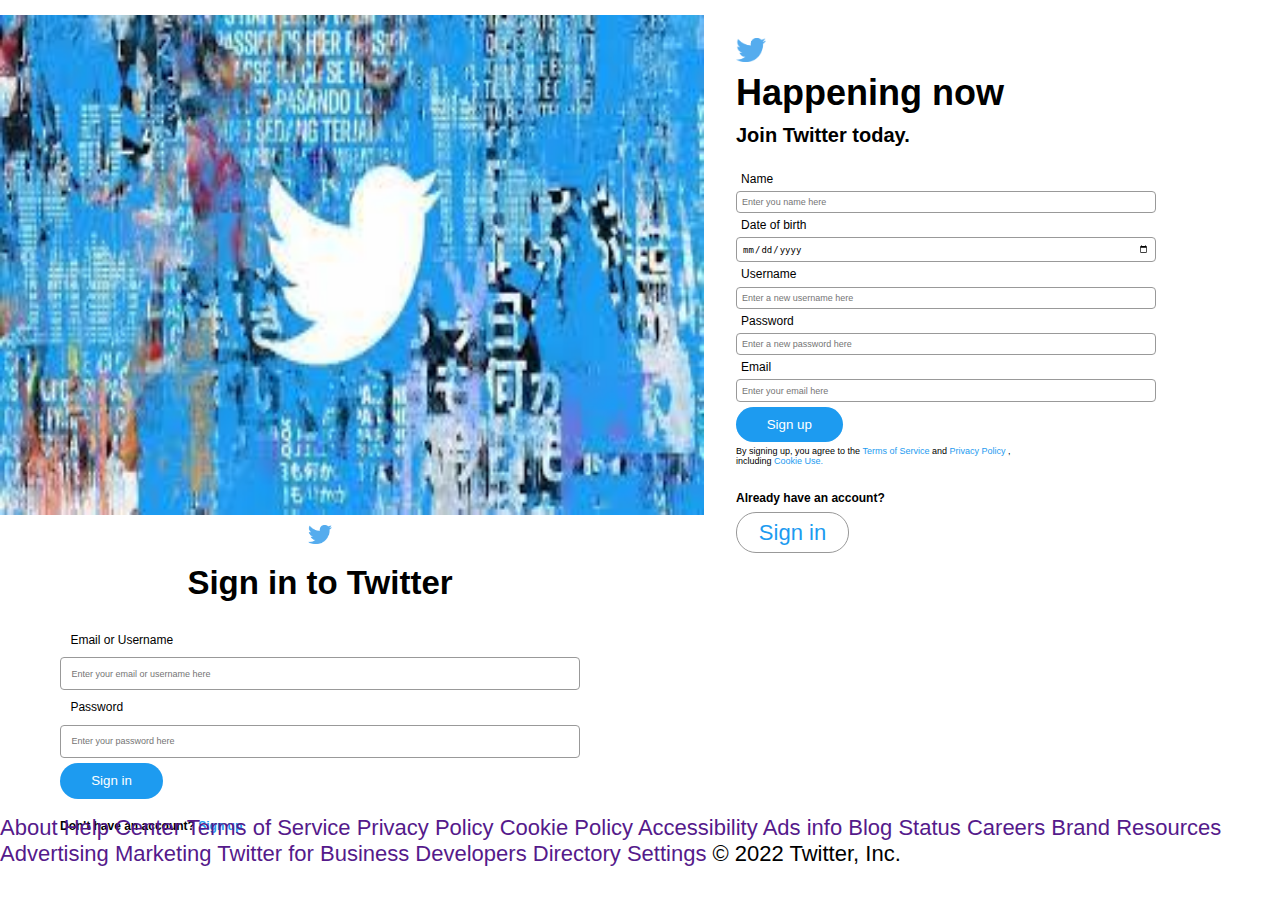
<file: index.html>
<!DOCTYPE html>
<html lang="en">
  <head>
    <meta charset="UTF-8" />
    <meta http-equiv="X-UA-Compatible" content="IE=edge" />
    <meta name="viewport" content="width=device-width, initial-scale=1.0" />
    <link rel="stylesheet" href="css/reset.css" />
    <link rel="stylesheet" href="css/styles.css" />
    <title>Twitter. It's what's happening</title>
  </head>

  <body>
    <section class="container flex-container">
      <img class="signup-img" src="images/twitter-cover.jpeg" alt="" />
      <div class="container register-content flex-column-container">
        <div class="register-logo-twitter">
          <img src="images/twitter-logo.png" alt="" />
        </div>
        <h1 class="register-title">Happening now</h1>
        <p class="register-subtitle">Join Twitter today.</p>
        <form class="flex-column-container register-form" action="">
          <label for="name">Name</label>
          <input
            id="name"
            type="text"
            placeholder="Enter you name here"
            required />
          <label for="date-birth">Date of birth</label>
          <input id="date-birth" type="date" required />
          <label for="username">Username</label>
          <input
            id="username"
            type="text"
            placeholder="Enter a new username here"
            required />
          <label for="password">Password</label>
          <input
            id="password"
            type="password"
            placeholder="Enter a new password here"
            required />
          <label for="email">Email</label>
          <input
            id="email"
            type="email"
            placeholder="Enter your email here"
            required />
          <button class="btn btn-blue" type="submit">Sign up</button>
        </form>
        <div>
          <p class="register-parag1">
            By signing up, you agree to the
            <a href="">Terms of Service</a>
            and
            <a href="">Privacy Policy</a>
            , including
            <a href="">Cookie Use.</a>
          </p>
          <p class="register-parag2">Already have an account?</p>
          <a class="btn btn-white">Sign in</a>
        </div>
      </div>
    </section>

    <!-- Login page -->
    <section class="login-container flex-column-container">
      <img class="login-logo-twitter" src="images/twitter-logo.png" alt="" />
      <h2 class="login-title">Sign in to Twitter</h2>
      <form class="flex-column-container login-form">
        <label for="identification-input">Email or Username</label>
        <input
          id="identification-input"
          type="text"
          placeholder="Enter your email or username here"
          required />
        <label for="password-input">Password</label>
        <input
          id="password-input"
          type="text"
          placeholder="Enter your password here"
          required />
        <button class="btn btn-blue" type="submit">Sign in</button>
      </form>
      <p>
        Don't have an account?
        <a href="">Sign up</a>
      </p>
    </section>

    <footer>
      <p>
        <a href="">About</a>
        <a href="">Help Center</a>
        <a href="">Terms of Service</a>
        <a href="">Privacy Policy</a>
        <a href="">Cookie Policy</a>
        <a href="">Accessibility</a>
        <a href="">Ads info</a>
        <a href="">Blog</a>
        <a href="">Status</a>
        <a href="">Careers</a>
        <a href="">Brand Resources</a>
        <a href="">Advertising</a>
        <a href="">Marketing</a>
        <a href="">Twitter for Business</a>
        <a href="">Developers</a>
        <a href="">Directory</a>
        <a href="">Settings</a>
        © 2022 Twitter, Inc.
      </p>
    </footer>
  </body>
</html>
</file>
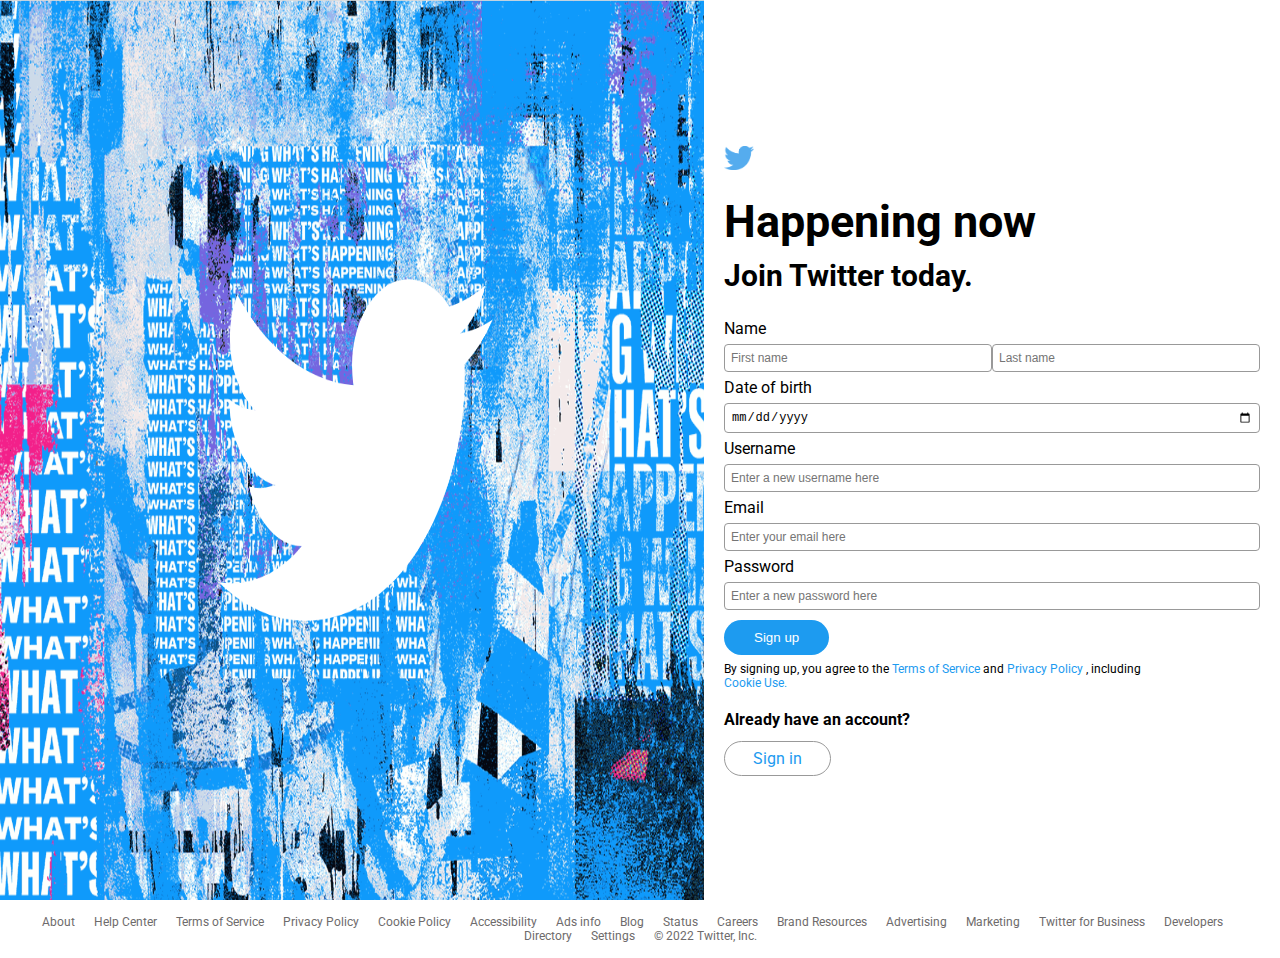
<file: frontend/index.html>
<!DOCTYPE html>
<html lang="en">
  <head>
    <meta charset="UTF-8" />
    <meta http-equiv="X-UA-Compatible" content="IE=edge" />
    <meta name="viewport" content="width=device-width, initial-scale=1.0" />
    <link rel="stylesheet" href="css/reset.css" />
    <link rel="stylesheet" href="css/styles.css" />
    <link
      href="https://fonts.googleapis.com/css?family=Roboto"
      rel="stylesheet" />
    <title>Twitter. It's what's happening</title>
  </head>

  <body>
    <!--     
    Hero 
    -->
    <section class="container flex-container">
      <img class="signup-img" src="images/twitter-cover-page.png" alt="" />
      <div class="container flex-column-container register-content">
        <div class="register-logo-twitter">
          <img src="images/twitter-logo.png" alt="" />
        </div>
        <h1 class="register-title">Happening now</h1>
        <p class="register-subtitle">Join Twitter today.</p>
        <form class="flex-column-container register-form" action="">
          <label for="name">Name</label>
          <div class="flex-container name-container">
            <input
              id="first-name"
              type="text"
              placeholder="First name"
              required />
            <input
              id="last-name"
              type="text"
              placeholder="Last name"
              required />
          </div>
          <label for="date-birth">Date of birth</label>
          <input id="date-birth" type="date" required />
          <label for="username">Username</label>
          <input
            id="username"
            type="text"
            placeholder="Enter a new username here"
            required />
          <label for="email">Email</label>
          <input
            id="email"
            type="email"
            placeholder="Enter your email here"
            required />
          <label for="password">Password</label>
          <input
            id="password"
            type="password"
            placeholder="Enter a new password here"
            required />
          <button id="register-me" class="btn btn-blue" type="submit">
            Sign up
          </button>
        </form>
        <div>
          <p class="register-parag1">
            By signing up, you agree to the
            <a href="">Terms of Service</a>
            and
            <a href="">Privacy Policy</a>
            , including
            <a href="">Cookie Use.</a>
          </p>
          <p class="register-parag2">Already have an account?</p>
          <a id="register-signin" class="btn btn-white register-signin">
            Sign in
          </a>
        </div>
        <img
          class="cover-img-after"
          src="images/twitter-cover-page.png"
          alt="" />
      </div>
    </section>

    <!-- 
    Login page
     -->
    <section
      id="signin-container"
      class="login-container flex-column-container popup popup-hidden">
      <img class="login-logo-twitter" src="images/twitter-logo.png" alt="" />
      <h2 class="login-title">Sign in to Twitter</h2>
      <form class="flex-column-container login-form">
        <label for="identification-input">Email or Username</label>
        <input
          id="identification-input"
          type="text"
          placeholder="Enter your email or username here"
          required />
        <label for="password-input">Password</label>
        <input
          id="password-input"
          type="password"
          placeholder="Enter your password here"
          required />
        <button id="login-signin" class="btn btn-blue" type="submit">
          Sign in
        </button>
      </form>
      <p>
        Don't have an account?
        <a id="login-signup-btn" href="">Sign up</a>
      </p>
    </section>

    <!-- 
    Footer
    -->
    <footer class="register-footer">
      <p>
        <a href="">About</a>
        <a href="">Help Center</a>
        <a href="">Terms of Service</a>
        <a href="">Privacy Policy</a>
        <a href="">Cookie Policy</a>
        <a href="">Accessibility</a>
        <a href="">Ads info</a>
        <a href="">Blog</a>
        <a href="">Status</a>
        <a href="">Careers</a>
        <a href="">Brand Resources</a>
        <a href="">Advertising</a>
        <a href="">Marketing</a>
        <a href="">Twitter for Business</a>
        <a href="">Developers</a>
        <a href="">Directory</a>
        <a href="">Settings</a>
        © 2022 Twitter, Inc.
      </p>
    </footer>
    <script src="js/register_scripts.js" type="text/javascript"></script>
  </body>
</html>
</file>
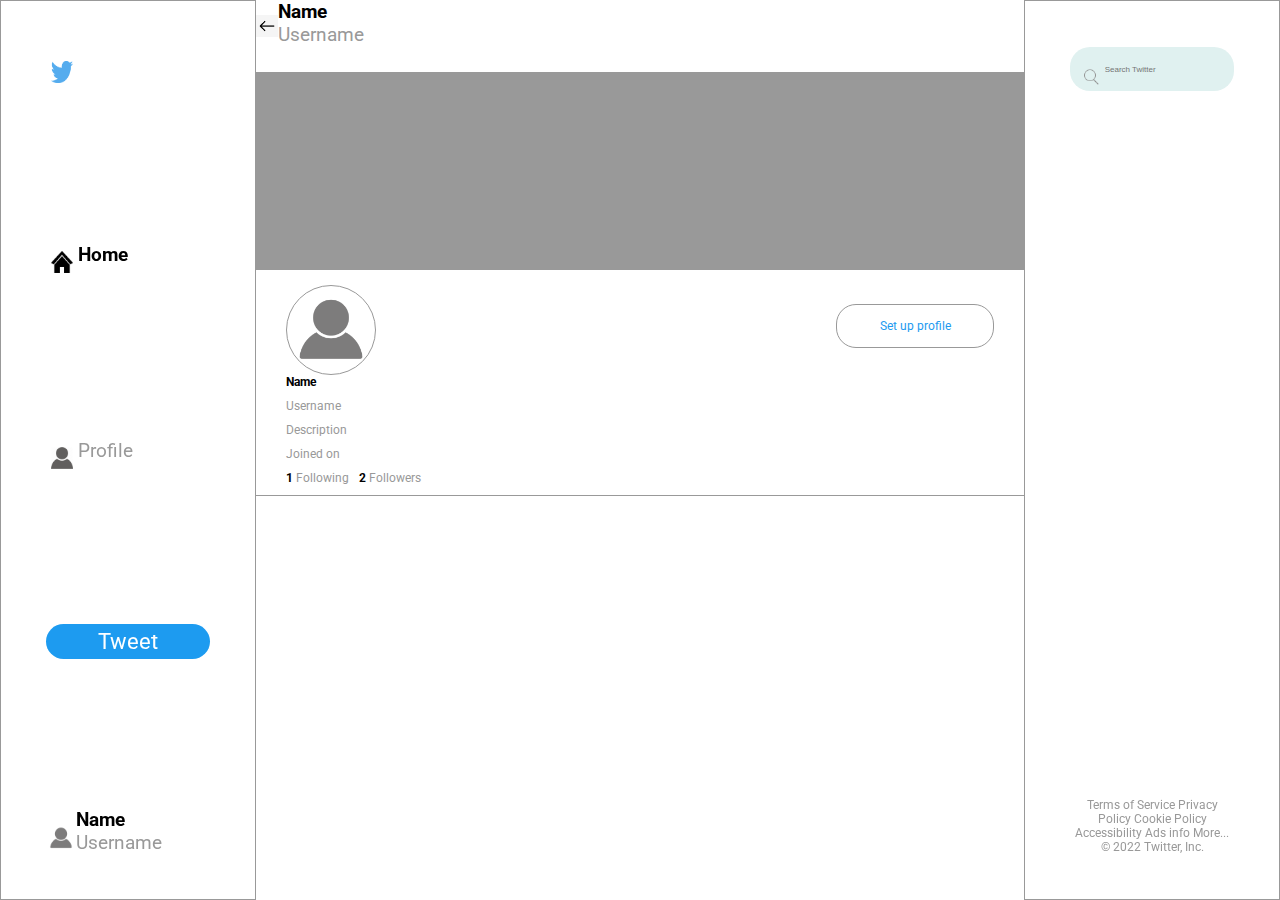
<file: feed.html>
<!DOCTYPE html>
<html lang="en">
  <head>
    <meta charset="UTF-8" />
    <meta http-equiv="X-UA-Compatible" content="IE=edge" />
    <meta name="viewport" content="width=device-width, initial-scale=1.0" />
    <link rel="stylesheet" href="css/reset.css" />
    <link rel="stylesheet" href="css/styles.css" />
    <link
      href="https://fonts.googleapis.com/css?family=Roboto"
      rel="stylesheet" />
    <title>Home / Twitter</title>
  </head>

  <body>
    <div class="container flex-container">
      <!-- Navigation Section -->
      <nav class="navigation">
        <img class="navigation-logo" src="images/twitter-logo.png" alt="" />
        <a href="" class="flex-container nav-tab">
          <img class="icons" src="images/home-black-icon.webp" alt="" />
          <span class="tab-selected">Home</span>
        </a>
        <a href="" class="flex-container nav-tab">
          <img class="icons" src="images/grey-person-icon.jpg" alt="" />
          <span class="tab-not-selected">Profile</span>
        </a>
        <a class="btn btn-blue btn-nav" href="">Tweet</a>
        <div class="flex-container pp-name-username">
          <img src="images/pp.png" alt="" />
          <div class="felx-column-container">
            <p class="nav-name">Name</p>
            <p class="nav-username">Username</p>
          </div>
        </div>
      </nav>

      <!-- Mid section -->

      <div class="mid hidden">
        <!-- header -->
        <div class="header">
          <p>Home</p>
        </div>
        <!-- Tweet -->
        <section class="flex-container home-tweet">
          <img class="icons" src="images/pp.png" alt="" />
          <form class="flex-column-container home-tweet-form" action="">
            <textarea
              placeholder="What's happening?"
              cols="30"
              rows="5"></textarea>
            <div class="flex-container">
              <span>
                <img class="icons" src="images/attach-photo-icon.png" alt="" />
              </span>
              <a class="btn btn-blue home-tweet-btn" href="">Tweet</a>
            </div>
          </form>
        </section>
      </div>

      <div class="mid">
        <!-- header -->
        <div class="header flex-container">
          <span>
            <img class="icons" src="images/arrow-back-icon.png" alt="" />
          </span>
          <div class="felx-column-container">
            <p class="nav-name">Name</p>
            <p class="nav-username">Username</p>
          </div>
        </div>
        <!-- profile info -->
        <section class="profile-info-section">
          <div class="profile-cover-photo"></div>
          <div class="flex-container profile-img-btn">
            <img class="profile-pp" src="images/pp.png" alt="" />
            <a class="btn btn-white" href="">Set up profile</a>
          </div>
          <div class="flex-column-container profile-info">
            <p class="profile-name">Name</p>
            <p>Username</p>
            <p>Description</p>
            <p>Joined on</p>
            <div class="flex-container profile-numbers">
              <a>
                <span>1</span>
                Following
              </a>
              <a>
                <span>2</span>
                Followers
              </a>
            </div>
          </div>
        </section>
      </div>

      <!-- Search -->
      <section class="flex-column-container right-container">
        <div class="btn btn-blue-light flex-container search">
          <img class="icons" src="images/search-icon.webp" alt="" />
          <input placeholder="Search Twitter" />
        </div>

        <div>
          <a href="">Terms of Service</a>
          <a href="">Privacy Policy</a>
          <a href="">Cookie Policy</a>
          <a href="">Accessibility</a>
          <a href="">Ads info</a>
          <a href="">More...</a>
          <p>© 2022 Twitter, Inc.</p>
        </div>
      </section>
    </div>
  </body>
</html>
</file>
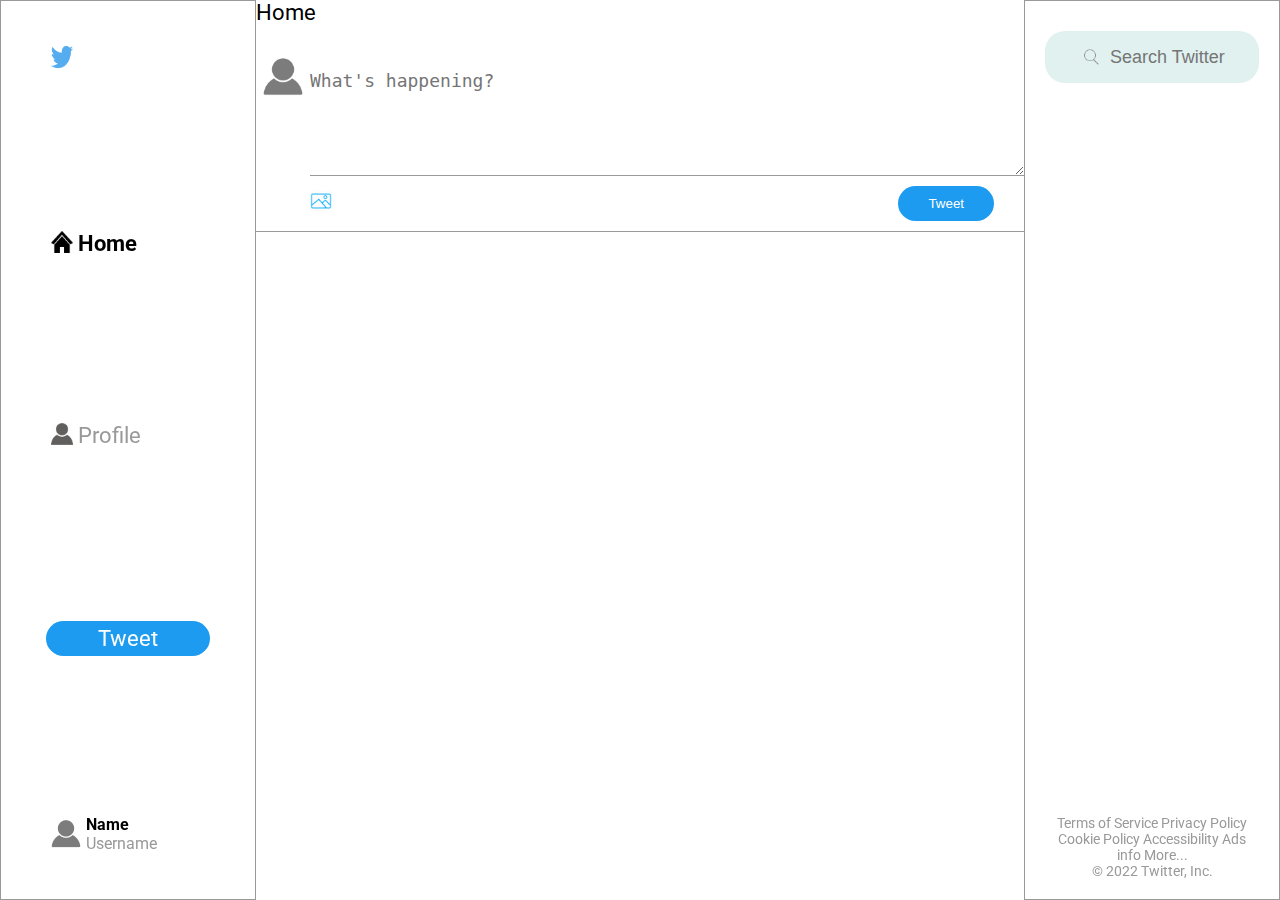
<file: frontend/feed.html>
<!DOCTYPE html>
<html lang="en">
  <head>
    <meta charset="UTF-8" />
    <meta http-equiv="X-UA-Compatible" content="IE=edge" />
    <meta name="viewport" content="width=device-width, initial-scale=1.0" />
    <link rel="stylesheet" href="css/reset.css" />
    <link rel="stylesheet" href="css/styles.css" />
    <link
      href="https://fonts.googleapis.com/css?family=Roboto"
      rel="stylesheet" />
    <title>Home / Twitter</title>
  </head>

  <body>
    <div class="container flex-container">
      <!-- Navigation Section -->
      <nav class="navigation">
        <img class="navigation-logo" src="images/twitter-logo.png" alt="" />
        <a id="nav-home" href="" class="flex-container nav-tab">
          <img class="icons" src="images/home-black-icon.webp" alt="" />
          <img class="icons hidden" src="images/home-grey-icon.jpg" alt="" />
          <span class="tab-selected">Home</span>
        </a>
        <a id="nav-profile" href="" class="flex-container nav-tab">
          <img class="icons" src="images/grey-person-icon.jpg" alt="" />
          <img class="icons hidden" src="images/black-person-icon.jpg" alt="" />
          <span class="tab-not-selected">Profile</span>
        </a>
        <a class="btn btn-blue btn-nav" href="">Tweet</a>
        <div class="flex-container pp-name-username">
          <img src="images/pp.png" alt="" />
          <div class="felx-column-container">
            <p id="name-nav" class="nav-name">Name</p>
            <p id="username-nav" class="nav-username">Username</p>
          </div>
        </div>
      </nav>

      <!--       
      Mid section
       -->
      <div id="home-page" class="mid">
        <!-- header -->
        <div class="header">
          <p>Home</p>
        </div>
        <!-- Tweet -->
        <section class="flex-container home-tweet">
          <img class="icons" src="images/pp.png" alt="" />
          <form class="flex-column-container home-tweet-form" action="">
            <textarea
              id="tweet-textarea"
              placeholder="What's happening?"
              required
              cols="30"
              rows="5"></textarea>
            <div class="flex-container">
              <span>
                <img class="icons" src="images/attach-photo-icon.png" alt="" />
              </span>
              <button
                id="tweet-btn"
                class="btn btn-blue home-tweet-btn"
                type="submit"
                href="">
                Tweet
              </button>
            </div>
          </form>
        </section>
        <!-- Feed Tweets -->
        <section id="cards" class="feed"></section>
      </div>

      <!-- Profile page -->
      <div id="profile-page" class="mid hidden">
        <!-- header -->
        <div class="header flex-container">
          <span id="back-to-home">
            <img class="icons" src="images/arrow-back-icon.png" alt="" />
          </span>
          <div class="felx-column-container">
            <p class="nav-name profile-name">Name</p>
            <p class="nav-username profile-username">Username</p>
          </div>
        </div>
        <!-- profile info -->
        <section class="profile-info-section">
          <div class="profile-cover-photo"></div>
          <div class="flex-container profile-img-btn">
            <img class="profile-pp" src="images/pp.png" alt="" />

            <a id="follow" class="btn btn-white hidden" href="">Follow</a>
            <a id="block" class="btn btn-red hidden" href="">Block</a>
            <a id="setup-profile" class="btn btn-white" href="">
              Set up profile
            </a>
          </div>
          <div class="flex-column-container profile-info">
            <p class="profile-name">Name</p>
            <p class="profile-username">Username</p>
            <p id="profile-description">Description</p>
            <p>
              Joined on
              <span id="profile-date"></span>
            </p>
            <div class="flex-container profile-numbers">
              <a>
                <span id="profile-following">1</span>
                Following
              </a>
              <a>
                <span id="profile-followers">2</span>
                Followers
              </a>
            </div>
          </div>

          <!-- Edit profile popup -->
          <div
            id="edit-profile-container"
            class="flex-column-container edit-profile-container popup popup-hidden">
            <h3>
              Update your profile (To keep the old information in a field leave
              it blank)
            </h3>
            <form action="" class="flex-column-container">
              <label for="new-first-name">Enter new Name</label>
              <div class="flex-container name-container">
                <input
                  id="new-first-name"
                  type="text"
                  placeholder="First name" />
                <input id="new-last-name" type="text" placeholder="Last name" />
              </div>
              <label for="new-description">New description</label>
              <input
                type="text"
                id="new-description"
                placeholder="Enter a new description here" />
              <label for="">Change your photo</label>
              <a class="btn btn-blue-light" href="">Update photo</a>
              <div class="flex-container">
                <button id="update-profile" class="btn btn-blue" type="submit">
                  Save changes
                </button>
                <a id="cancel-edit-profile" class="btn btn-red">Cancel</a>
              </div>
            </form>
          </div>
        </section>
      </div>

      <!-- 
      Search
       -->

      <section class="flex-column-container right-container">
        <div class="btn btn-blue-light flex-container search">
          <img
            id="search-btn"
            class="icons search-icon"
            src="images/search-icon.webp"
            alt="" />
          <input id="search-input" placeholder="Search Twitter" />
        </div>
        <!-- Search results box -->
        <div
          id="search-results-box"
          class="flex-column-container search-results hidden"></div>

        <div>
          <a href="">Terms of Service</a>
          <a href="">Privacy Policy</a>
          <a href="">Cookie Policy</a>
          <a href="">Accessibility</a>
          <a href="">Ads info</a>
          <a href="">More...</a>
          <p>© 2022 Twitter, Inc.</p>
        </div>
      </section>
    </div>
    <script src="js/home_scripts.js" type="text/javascript"></script>
  </body>
</html>
</file>
<file: css/styles.css>
/*
Utilities 
*/
body {
  font-family: "Roboto", sans-serif;
  font-size: 22px;
}
a {
  text-decoration: none;
}
a:hover {
  text-decoration: underline;
}
.container {
  /* padding: 1%; */
  margin: auto;
  width: 100%;
}
.flex-column-container {
  display: flex;
  flex-direction: column;
  justify-content: flex-start;
  align-items: flex-start;
}
.flex-container {
  display: flex;
  justify-content: flex-start;
  align-items: flex-start;
}
.btn {
  border-radius: 20px;
  border: none;
  padding: 2% 6%;
  margin-top: 1%;
  cursor: pointer;
}
.btn-blue {
  background-color: #1d9bf0;
  color: white;
}
.btn-white {
  background-color: white;
  color: #1d9bf0;
  border: solid 1px #999999;
}
.btn-blue-light {
  background-color: #e0f1f0;
  color: #999999;
}
.mid {
  width: 60vw;
  margin-left: 20vw;
}
.header {
  height: 8vh;
  width: 100%;
  position: fixed;
  background-color: white;
  color: black;
}
.icons {
  width: 22px;
  height: 22px;
}
.hidden {
  display: none;
}

/* 
Register Page
*/

/* Hero */
.signup-img {
  width: 55vw;
  height: 500px;
}
.register-content {
  flex: 0 0 40vw;
  height: 500px;
}
.register-logo-twitter {
  width: 24px;
  height: 24px;
  margin: 15px;
  margin-left: 0;
}
.register-title {
  font-size: 36px;
  font-weight: bolder;
  margin: 10px 0;
}
.register-subtitle {
  font-size: 20px;
  font-weight: bold;
  margin-bottom: 20px;
}

/* Register form */
.register-form {
  width: 100%;
}
.register-form label {
  padding: 1%;
  font-size: 12px;
}
.register-form input {
  width: 82%;
  padding: 1%;
  font-size: 9px;
  border: 1px solid #999999;
  border-radius: 4px;
}

/* Register paragraph */
.register-parag1 {
  margin: 1% 0;
  width: 82%;
  font-size: 9px;
}
.register-parag1 a {
  text-decoration: none;
  color: #1d9bf0;
}
.register-parag1 a:hover {
  text-decoration: underline;
}
.register-parag2 {
  font-size: 12px;
  font-weight: bold;
  margin: 7% 0 4%;
}

/*
Login page
*/
.login-logo-twitter {
  width: 24px;
  height: 24px;
  margin: 10px auto 0;
}
.login-container {
  width: 50vw;
  height: 300px;
  border-radius: 10px;
}
.login-title {
  margin: 20px auto;
}
.login-form {
  width: 100%;
  padding: 0 60px;
  margin-bottom: 20px;
}
.login-form label {
  padding: 2%;
  font-size: 12px;
}
.login-form input {
  width: 100%;
  padding: 2%;
  font-size: 9px;
  border: 1px solid #999999;
  border-radius: 4px;
}
.login-container p {
  padding-left: 60px;
  font-size: 12px;
  font-weight: bold;
}
.login-container a {
  text-decoration: none;
  color: #1d9bf0;
}
.login-container a:hover {
  text-decoration: underline;
}
.popup {
  position: absolute;
  top: 10vh;
  left: 20vw;
  background-color: white;
  visibility: hidden;
}
.popup-visible {
  visibility: visible;
}

/*  
Home page 
*/

/* Navigation */
.navigation {
  width: 20vw;
  height: 100vh;
  border: 1px solid #999999;
  padding: 3.5vw;
  position: fixed;
  display: flex;
  flex-direction: column;
  justify-content: space-between;
}
.navigation-logo {
  width: 22px;
  height: 22px;
  margin-left: 3%;
}
.nav-tab {
  font-size: 1.5vw;
  width: 13vw;
  border-radius: 8px;
  padding: 3%;
}
.nav-tab:hover {
  text-decoration: none;
  background-color: #e9e6e6;
}
.navigation span {
  padding-left: 5px;
  align-self: center;
}
.tab-selected {
  color: black;
  font-weight: bold;
}
.tab-not-selected {
  color: #999999;
}
.btn-nav {
  text-align: center;
  padding: 5px;
}
.btn-nav:hover {
  text-decoration: none;
  background-color: #1a8cd8;
}
.pp-name-username {
  font-size: 1.5vw;
  width: 13vw;
}
.pp-name-username img {
  width: 30px;
  height: 30px;
  padding: 0;
  border-radius: 36px;
  display: inline-block;
}
.pp-name-username div {
  align-self: center;
}
.nav-name {
  font-size: 1.5vw;
  width: 9vw;
  color: black;
  font-weight: bold;
}
.nav-username {
  font-size: 1.5vw;
  width: 9vw;
  color: #999999;
}

/* Tweet */
.home-tweet {
  height: 126px;
  margin-top: 8vh;
  border-bottom: 1px solid #999999;
}
.home-tweet > img {
  width: 54px;
  height: 54px;
  padding: 0;
}
.home-tweet-form {
  width: 100%;
}
.home-tweet-form textarea {
  width: 100%;
  border: none;
  padding-top: 20px;
  flex: 1 0 80%;
  font-size: 1.5vw;
  border-bottom: #999999 1px solid;
}
.home-tweet-form div {
  width: 100%;
  height: 40px;
  justify-content: space-between;
  align-items: center;
}
.home-tweet-form img:hover {
  cursor: pointer;
}
.home-tweet-btn {
  padding: 0 3%;
  margin-right: 1.5vw;
  align-self: flex-start;
}
.home-tweet-btn:hover {
  text-decoration: none;
  background-color: #1a8cd8;
}

/* Profile */
.profile-info-section {
  font-size: 12px;
  color: #999999;
  border-bottom: #999999 1px solid;
}
.profile-cover-photo {
  width: 100%;
  height: 30vh;
  background-color: #999999;
}
.profile-pp {
  width: 90px;
  height: 90px;
  border-radius: 100px;
  border: 1px #999999 solid;
}
.profile-img-btn {
  padding: 0 30px;
  justify-content: space-between;
  align-items: center;
}
.profile-img-btn a {
  text-decoration: none;
}
.profile-img-btn a:hover {
  background-color: #e9e6e6;
}
.profile-info {
  padding: 0 30px;
}
.profile-info > * {
  margin-bottom: 10px;
}
.profile-numbers a {
  margin-right: 10px;
}
.profile-numbers a:hover {
  cursor: pointer;
}
.profile-name,
.profile-numbers span {
  color: black;
  font-weight: bold;
}

/* Right section */
.right-container {
  width: 20vw;
  height: 100vh;
  border: 1px solid #999999;
  position: fixed;
  left: 80vw;
  justify-content: space-between;
  align-items: center;
  padding: 3.5vw;
  text-align: center;
}
.search {
  width: 100%;
  cursor: inherit;
  justify-content: flex-start;
  align-items: center;
}
.search input {
  font-size: 8px;
  width: 80%;
  background-color: inherit;
  border: none;
  border-radius: inherit;
  padding: 5px 3px;
}

.right-container div {
  font-size: 12px;
  color: #999999;
}
.right-container div a {
  color: #999999;
}
</file>
<file: frontend/css/styles.css>
/*
Utilities 
*/
body {
  font-family: "Roboto", sans-serif;
  font-size: 22px;
}
a {
  text-decoration: none;
}
a:hover {
  text-decoration: underline;
}
.container {
  margin: auto;
  width: 100%;
}
.flex-column-container {
  display: flex;
  flex-direction: column;
  justify-content: flex-start;
  align-items: flex-start;
}
.flex-container {
  display: flex;
  justify-content: flex-start;
  align-items: flex-start;
}
.btn {
  border-radius: 20px;
  border: none;
  padding: 10px 30px;
  margin-top: 10px;
  cursor: pointer;
}
.btn-blue {
  background-color: #1d9bf0;
  color: white;
}
.btn-white {
  background-color: white;
  color: #1d9bf0;
  border: solid 1px #999999;
}
.btn-blue-light {
  background-color: #e0f1f0;
  color: #999999;
}
.btn-red {
  color: #1d9bf0;
  border: solid 1px #999999;
}
.btn-red:hover {
  color: red;
  background-color: #e0f1f0;
}
.mid {
  width: 60vw;
  margin-left: 20vw;
}
.header {
  height: 50px;
  width: 100%;
  position: fixed;
  background-color: white;
  color: black;
}
.icons {
  width: 22px;
  height: 22px;
}
.hidden {
  display: none;
}
.popup-hidden {
  visibility: hidden;
}

/* 
Register Page
*/

/* Hero */
.signup-img {
  width: 55vw;
  height: 100vh;
}
.register-content {
  padding-left: 20px;
  min-height: 100vh;
  justify-content: center;
}
.register-logo-twitter {
  width: 24px;
  height: 24px;
  margin: 15px;
  margin-left: 0;
}
.register-title {
  font-size: 45px;
  font-weight: bolder;
  margin: 10px 0;
}
.register-subtitle {
  font-size: 30px;
  font-weight: bold;
  margin-bottom: 20px;
}

/* Register form */
.register-form {
  width: 100%;
  padding-right: 20px;
}
.register-form label {
  padding: 6px 0;
  font-size: 16px;
}
.register-form input {
  width: 100%;
  padding: 6px;
  font-size: 12px;
  border: 1px solid #999999;
  border-radius: 4px;
}
.name-container {
  width: 100%;
}

/* Register paragraph */
.register-parag1 {
  margin: 7px 0;
  width: 90%;
  font-size: 12px;
}
.register-parag1 a {
  color: #1d9bf0;
}
.register-parag1 a:hover {
  text-decoration: underline;
}
.register-parag2 {
  font-size: 16px;
  font-weight: bold;
  margin: 20px 0 15px;
}
.register-signin {
  font-size: 16px;
  padding: 7px 28px;
}
.register-signin:hover {
  text-decoration: none;
}
.cover-img-after {
  display: none;
}

/*
Login page
*/
.login-logo-twitter {
  width: 24px;
  height: 24px;
  margin: 10px auto 0;
}
.login-container {
  width: 40vw;
  height: auto;
  border-radius: 10px;
  padding-bottom: 50px;
}
.login-title {
  margin: 20px auto;
}
.login-form {
  width: 100%;
  padding: 0 60px;
  margin-bottom: 20px;
}
.login-form label {
  padding: 6px 0;
  font-size: 18px;
}
.login-form input {
  width: 100%;
  padding: 6px;
  font-size: 12px;
  border: 1px solid #999999;
  border-radius: 4px;
}
.login-container p {
  padding-left: 60px;
  font-size: 12px;
  font-weight: bold;
}
.login-container a {
  color: #1d9bf0;
}
.popup {
  position: absolute;
  top: 20vh;
  left: 30vw;
  background-color: white;
}

/* Register footer */
.register-footer {
  font-size: 12px;
  color: #6e6b6b;
  padding: 15px;
  text-align: center;
}
.register-footer a {
  color: #6e6b6b;
  padding-right: 16px;
}

/*  
Home page 
*/

/* Navigation */
.navigation {
  width: 20vw;
  height: 100vh;
  border: 1px solid #999999;
  padding: 3.5vw;
  position: fixed;
  display: flex;
  flex-direction: column;
  justify-content: space-between;
}
.navigation-logo {
  width: 22px;
  height: 22px;
  margin-left: 3%;
}
.nav-tab {
  width: 13vw;
  border-radius: 8px;
  padding: 3%;
}
.nav-tab:hover {
  text-decoration: none;
  background-color: #e9e6e6;
}
.navigation span {
  padding-left: 5px;
}
.tab-selected {
  color: black;
  font-weight: bold;
}
.tab-not-selected {
  color: #999999;
}
.btn-nav {
  text-align: center;
  padding: 5px;
}
.btn-nav:hover {
  text-decoration: none;
  background-color: #1a8cd8;
}
.pp-name-username {
  width: 13vw;
}
.pp-name-username img {
  width: 40px;
  height: 40px;
  padding: 0;
  border-radius: 36px;
  display: inline-block;
}
.pp-name-username div {
  align-self: center;
}
.nav-name {
  font-size: 16px;
  color: black;
  font-weight: bold;
}
.nav-username {
  font-size: 16px;
  color: #999999;
}

/* Tweet */
.home-tweet {
  height: auto;
  margin-top: 50px;
  border-bottom: 1px solid #999999;
}
.home-tweet > img {
  width: 54px;
  height: 54px;
  padding: 0;
}
.home-tweet-form {
  width: 100%;
}
.home-tweet-form textarea {
  width: 100%;
  border: none;
  padding-top: 20px;
  flex: 1 0 80%;
  font-size: 18px;
  border-bottom: #999999 1px solid;
}
.home-tweet-form div {
  width: 100%;
  height: auto;
  justify-content: space-between;
  align-items: center;
}
.home-tweet-form img:hover {
  cursor: pointer;
}
.home-tweet-btn {
  margin-right: 30px;
  margin-bottom: 10px;
  align-self: flex-start;
}
.home-tweet-btn:hover {
  text-decoration: none;
  background-color: #1a8cd8;
}

/* Feed tweets */
.feed {
  width: 60vw;
}
.card {
  padding: 10px 30px 10px 10px;
  border-bottom: 1px solid #999999;
  font-size: 18px;
}
.card-pp {
  width: 40px;
  height: 40px;
  padding: 0;
  border-radius: 36px;
}
.card-content {
  padding-left: 10px;
}

.card-head {
  margin-bottom: 10px;
}
.card-head p {
  padding-right: 10px;
}
.card-img {
  width: 100%;
  margin: 10px 0;
}
.date {
  font-size: 16px;
  color: #999999;
}
.card-text {
  margin-bottom: 10px;
}

/* Profile */
.header span {
  padding: 10px;
}
.header span:hover {
  cursor: pointer;
}
.header div {
  align-self: center;
}
.profile-info-section {
  font-size: 16px;
  color: #999999;
  border-bottom: #999999 1px solid;
}
.profile-cover-photo {
  width: 100%;
  height: 30vh;
  background-color: #999999;
}
.profile-pp {
  width: 90px;
  height: 90px;
  border-radius: 100px;
  border: 1px #999999 solid;
}
.profile-img-btn {
  padding: 0 30px;
  justify-content: space-between;
  align-items: center;
}
.profile-img-btn a {
  text-decoration: none;
}
.profile-img-btn a:hover {
  background-color: #e9e6e6;
}
.profile-info {
  padding: 0 30px;
}
.profile-info > * {
  margin-bottom: 10px;
}
.profile-numbers a {
  margin-right: 10px;
}
.profile-numbers a:hover {
  cursor: pointer;
}
.profile-name,
.profile-numbers span {
  color: black;
  font-weight: bold;
}
.edit-profile-container {
  width: 40vw;
  height: auto;
  border-radius: 10px;
  padding-bottom: 50px;
  color: black;
}
.edit-profile-container h3 {
  margin: 20px auto;
  text-align: center;
  font-size: 16px;
}
.edit-profile-container form {
  width: 100%;
  padding: 0 60px;
  margin-bottom: 20px;
}
.edit-profile-container label {
  padding: 6px 0;
  font-size: 18px;
}
.edit-profile-container input {
  width: 100%;
  padding: 6px;
  font-size: 12px;
  border: 1px solid #999999;
  border-radius: 4px;
}
.edit-profile-container form > a {
  margin-top: 0px;
  color: black;
}
.edit-profile-container form > a:hover {
  color: #1a8cd8;
}
.edit-profile-container form a {
  font-size: 12px;
}
.edit-profile-container form a:hover {
  text-decoration: none;
}
.edit-profile-container div {
  justify-content: space-evenly;
  width: 100%;
}

/* Right section */
.right-container {
  width: 20vw;
  height: 100vh;
  border: 1px solid #999999;
  position: fixed;
  left: 80vw;
  justify-content: space-between;
  align-items: center;
  padding: 20px;
  text-align: center;
}
.search {
  width: 100%;
  cursor: inherit;
  justify-content: flex-start;
  align-items: center;
}
.search-icon {
  cursor: pointer;
  margin: 5px;
}
.search input {
  font-size: 18px;
  width: 80%;
  background-color: inherit;
  border: none;
  border-radius: inherit;
  padding: 5px 3px;
}
.search-results {
  height: 60vh;
  width: 15vw;
  background-color: #d3cccc;
}
.right-container div {
  font-size: 14px;
  color: #999999;
}
.right-container div a {
  color: #999999;
}

/* Responsiveness */
@media only screen and (max-width: 1000px) {
  .signup-img {
    display: none;
  }
  .register-content {
    width: 70vw;
  }
  .cover-img-after {
    display: block;
    width: 100%;
    margin: 20px 0;
    padding-right: 20px;
  }
}
</file>
